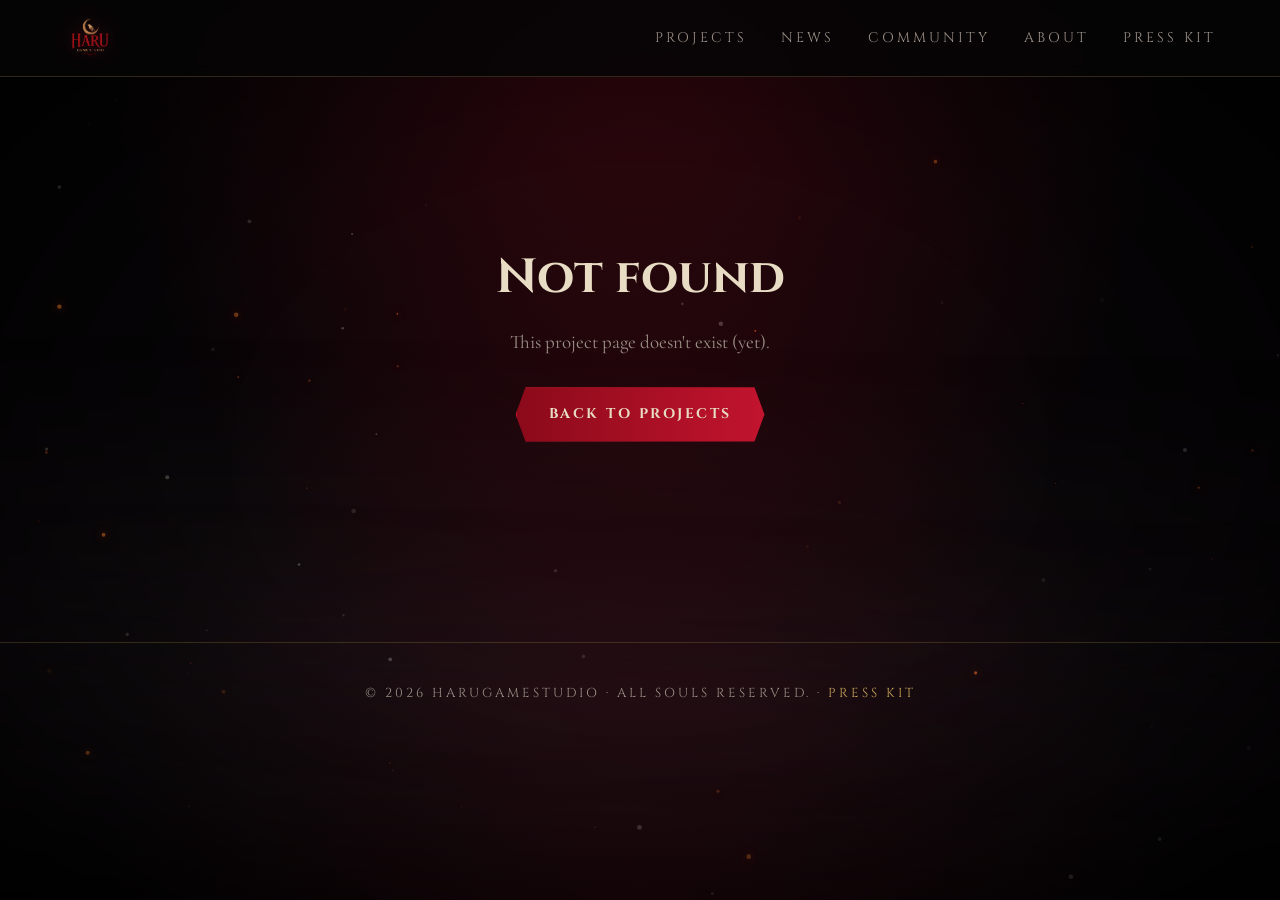
<file: game.html>
<!DOCTYPE html>
<html lang="en">
<head>
<meta charset="UTF-8">
<meta name="viewport" content="width=device-width, initial-scale=1.0">
<title>HaruGameStudio</title>
<meta name="description" content="Game by HARU Game Studio — dark indie horror.">
<meta name="theme-color" content="#070507">
<meta name="robots" content="index, follow">
<meta property="og:type" content="website">
<meta property="og:site_name" content="HaruGameStudio">
<meta property="og:title" content="Games by HaruGameStudio">
<meta property="og:description" content="Dark indie horror games by HARU Game Studio. Download, changelog and devlogs.">
<meta property="og:url" content="https://harugamestudio.github.io/game.html">
<meta property="og:image" content="https://harugamestudio.github.io/assets/og-image.jpg">
<meta property="og:image:width" content="1200">
<meta property="og:image:height" content="630">
<meta name="twitter:card" content="summary_large_image">
<meta name="twitter:site" content="@ruslanharu">
<meta name="twitter:title" content="Games by HaruGameStudio">
<meta name="twitter:description" content="Dark indie horror games by HARU Game Studio. Download, changelog and devlogs.">
<meta name="twitter:image" content="https://harugamestudio.github.io/assets/og-image.jpg">

<link rel="icon" href="assets/logo.png">
<link rel="preconnect" href="https://fonts.googleapis.com">
<link rel="preconnect" href="https://fonts.gstatic.com" crossorigin>
<link href="https://fonts.googleapis.com/css2?family=UnifrakturMaguntia&family=Cinzel:wght@500;700;900&family=Cormorant+Garamond:ital,wght@0,400;0,600;1,400&display=swap" rel="stylesheet">
<link rel="stylesheet" href="css/style.css">
</head>
<body class="game-page">

<main class="g-wrap" id="game"></main>


<script src="config.js"></script>
<script src="data/news.js"></script>
<script src="js/common.js"></script>
<script src="js/game.js"></script>
</body>
</html>
</file>
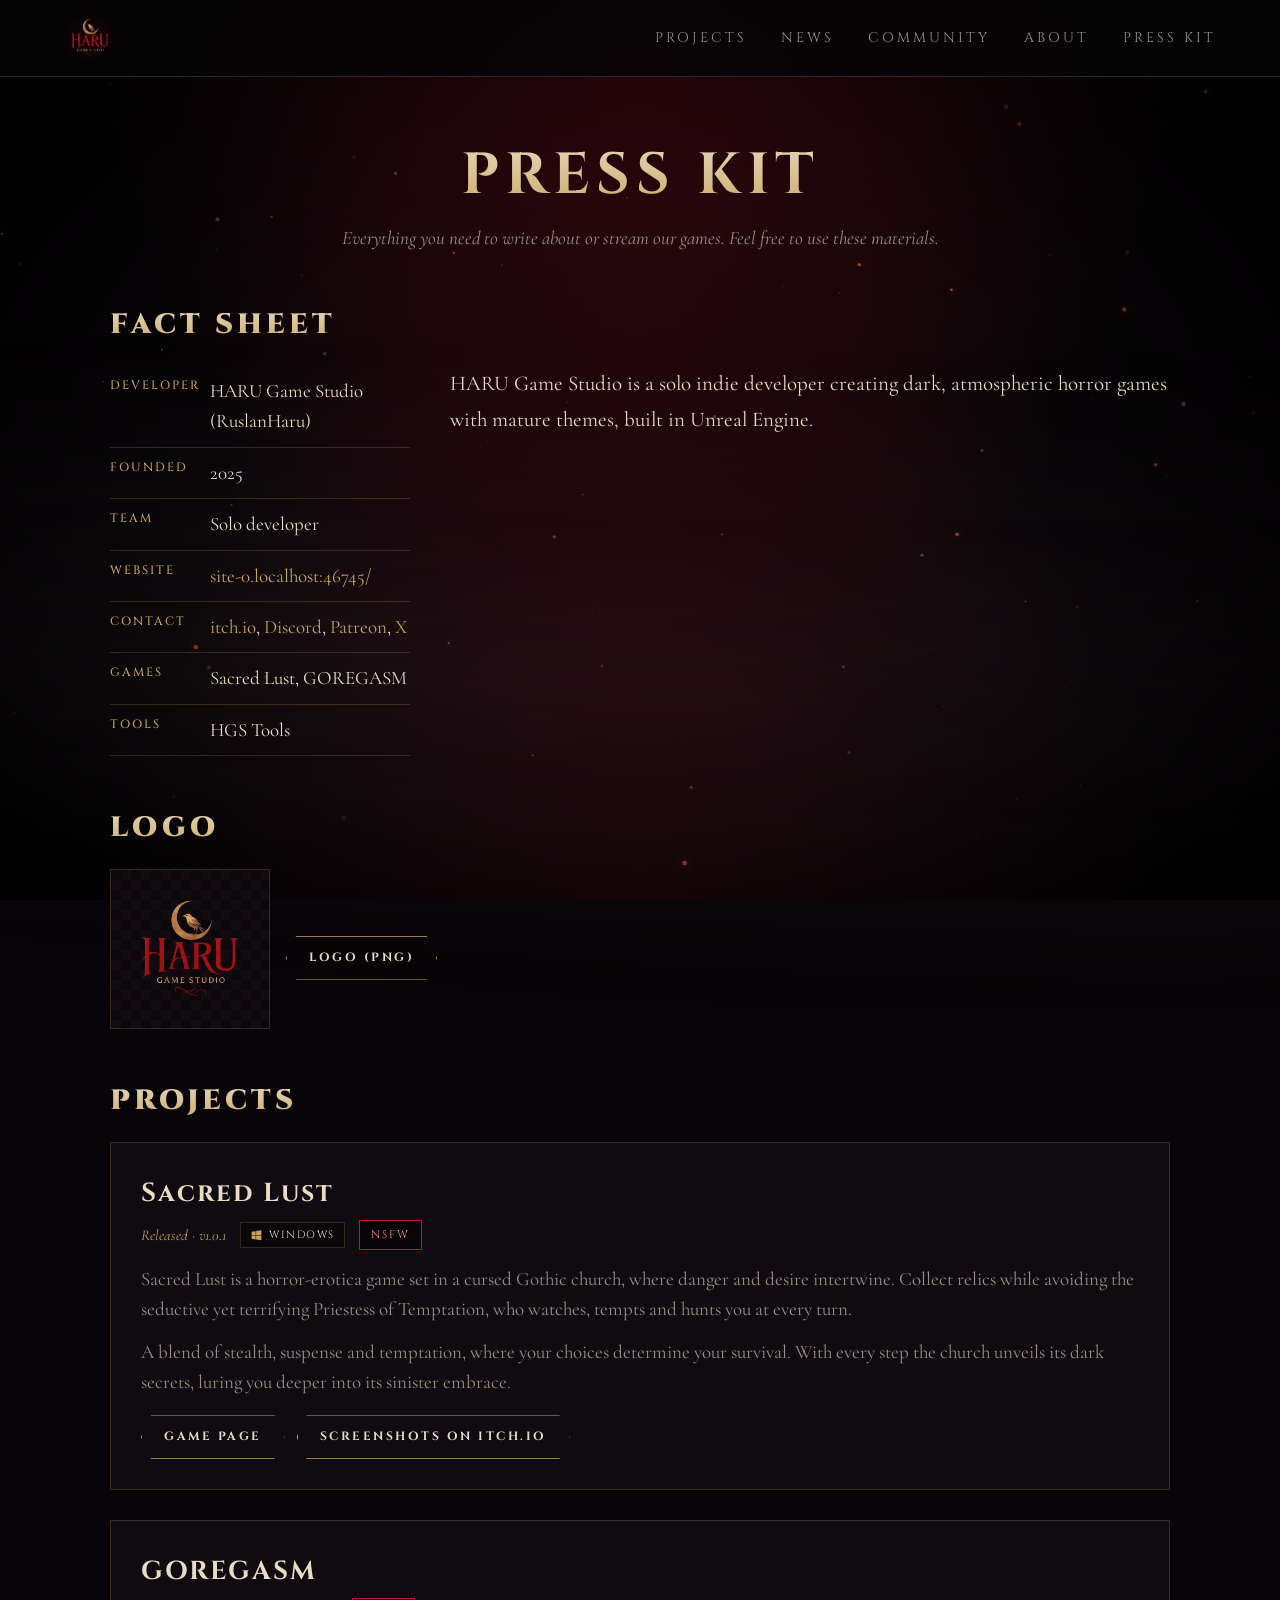
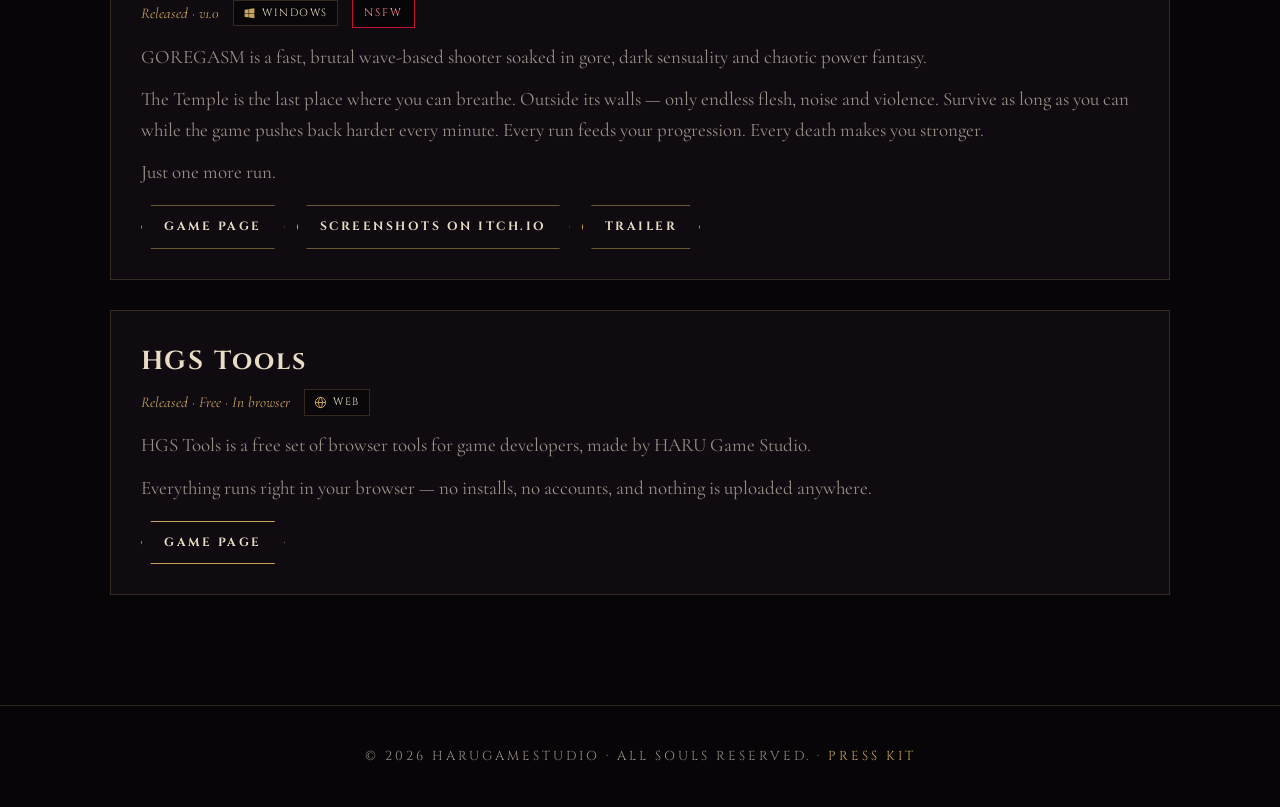
<file: presskit.html>
<!DOCTYPE html>
<html lang="en">
<head>
<meta charset="UTF-8">
<meta name="viewport" content="width=device-width, initial-scale=1.0">
<title>Press Kit — HaruGameStudio</title>
<meta name="description" content="Press kit of HARU Game Studio: fact sheet, logos, game descriptions and trailers.">
<link rel="canonical" href="https://harugamestudio.github.io/presskit.html">
<meta name="theme-color" content="#070507">
<meta name="robots" content="index, follow">
<meta property="og:type" content="website">
<meta property="og:site_name" content="HaruGameStudio">
<meta property="og:title" content="Press Kit — HaruGameStudio">
<meta property="og:description" content="Press kit of HARU Game Studio: fact sheet, logos, game descriptions and trailers.">
<meta property="og:url" content="https://harugamestudio.github.io/presskit.html">
<meta property="og:image" content="https://harugamestudio.github.io/assets/og-image.jpg">
<meta property="og:image:width" content="1200">
<meta property="og:image:height" content="630">
<meta name="twitter:card" content="summary_large_image">
<meta name="twitter:site" content="@ruslanharu">
<meta name="twitter:title" content="Press Kit — HaruGameStudio">
<meta name="twitter:description" content="Press kit of HARU Game Studio: fact sheet, logos, game descriptions and trailers.">
<meta name="twitter:image" content="https://harugamestudio.github.io/assets/og-image.jpg">

<link rel="icon" href="assets/logo.png">
<link rel="preconnect" href="https://fonts.googleapis.com">
<link rel="preconnect" href="https://fonts.gstatic.com" crossorigin>
<link href="https://fonts.googleapis.com/css2?family=UnifrakturMaguntia&family=Cinzel:wght@500;700;900&family=Cormorant+Garamond:ital,wght@0,400;0,600;1,400&display=swap" rel="stylesheet">
<link rel="stylesheet" href="css/style.css">
</head>
<body>

<main class="press" id="press"></main>

<script src="config.js"></script>
<script src="js/common.js"></script>
<script src="js/presskit.js"></script>
</body>
</html>
</file>
<file: css/style.css>
:root{
  --black:#070507;
  --ink:#0f0a0d;
  --stone:#17111a;
  --blood:#8b0a1a;
  --crimson:#c2142e;
  --ember:#ff4b2b;
  --gold:#c9a45c;
  --bone:#e8dcc4;
  --ash:#9a8f86;
  --line:rgba(201,164,92,.22);
}
*{box-sizing:border-box;margin:0;padding:0}
html{scroll-behavior:smooth}
body{
  background:var(--black);
  background-image:
    radial-gradient(ellipse at 50% -10%, rgba(139,10,26,.35), transparent 60%),
    radial-gradient(ellipse at 50% 120%, rgba(139,10,26,.2), transparent 60%);
  background-attachment:fixed;
  color:var(--bone);
  font-family:"Cormorant Garamond",Georgia,serif;
  font-size:19px;line-height:1.6;
  overflow-x:hidden;
}
a{color:inherit;text-decoration:none}
::selection{background:var(--crimson);color:#fff}
::-webkit-scrollbar{width:10px}
::-webkit-scrollbar-track{background:var(--black)}
::-webkit-scrollbar-thumb{background:var(--blood);border-radius:5px}

/* ---------- ATMOSPHERE ---------- */
#embers{position:fixed;inset:0;z-index:0;pointer-events:none}
.vignette{position:fixed;inset:0;pointer-events:none;z-index:1;
  background:radial-gradient(ellipse at center,transparent 45%,rgba(0,0,0,.85) 100%)}
.fog{position:fixed;left:-50%;width:200%;height:60vh;pointer-events:none;z-index:0;opacity:.25;
  background:radial-gradient(ellipse at 30% 50%,rgba(120,100,110,.35),transparent 55%),
             radial-gradient(ellipse at 70% 60%,rgba(90,70,80,.3),transparent 55%);
  filter:blur(30px)}
.fog1{bottom:-10vh;animation:drift 40s linear infinite}
.fog2{bottom:10vh;animation:drift 60s linear infinite reverse;opacity:.15}
@keyframes drift{from{transform:translateX(0)}to{transform:translateX(25%)}}

nav,header,section,footer,main{position:relative;z-index:2}

/* ---------- NAV ---------- */
nav{position:fixed;top:0;left:0;right:0;z-index:30;
  display:flex;align-items:center;justify-content:space-between;
  padding:18px 5vw;transition:.4s}
nav.solid{background:rgba(7,5,7,.85);backdrop-filter:blur(8px);border-bottom:1px solid var(--line);padding:12px 5vw}
.brand{display:flex;align-items:center;gap:12px;font-family:"UnifrakturMaguntia",serif;font-size:28px;color:var(--bone)}
.brand-logo{height:52px;width:auto;max-width:180px;object-fit:contain;filter:drop-shadow(0 0 10px rgba(194,20,46,.4))}
.links{display:flex;gap:34px;font-family:Cinzel,serif;font-size:14px;letter-spacing:3px;text-transform:uppercase}
.links a{position:relative;color:var(--ash);transition:.3s}
.links a::after{content:"";position:absolute;left:50%;bottom:-6px;width:0;height:1px;background:var(--crimson);transition:.3s}
.links a:hover{color:var(--bone)}
.links a:hover::after{left:0;width:100%}
.burger{display:none;background:none;border:0;cursor:pointer;padding:8px;flex-direction:column;gap:5px}
.burger span{display:block;width:26px;height:2px;background:var(--bone);transition:.3s}
@media(max-width:860px){
  .brand-logo{height:40px}
  .burger{display:flex}
  .links{position:absolute;top:100%;left:0;right:0;flex-direction:column;gap:0;align-items:center;
    background:#070507;border-bottom:1px solid var(--line);max-height:0;overflow:hidden;transition:max-height .4s}
  .links a{padding:16px;width:100%;text-align:center}
  nav.open .links{max-height:420px}
  nav.open{background:#070507;backdrop-filter:none}
  nav.open .burger span:nth-child(1){transform:translateY(7px) rotate(45deg)}
  nav.open .burger span:nth-child(2){opacity:0}
  nav.open .burger span:nth-child(3){transform:translateY(-7px) rotate(-45deg)}
}

/* ---------- HERO ---------- */
.hero{min-height:100vh;display:flex;flex-direction:column;align-items:center;justify-content:center;text-align:center;padding:120px 20px 80px}
.sigil{position:relative;margin-bottom:10px;animation:rise 1.4s ease both}
.sigil::before{content:"";position:absolute;inset:-30px;border-radius:50%;
  background:radial-gradient(circle,rgba(194,20,46,.45),transparent 65%);
  animation:pulse 4s ease-in-out infinite;z-index:-1}
.hero-logo{width:clamp(220px,34vw,400px);height:auto;max-height:55vh;object-fit:contain;filter:drop-shadow(0 0 25px rgba(194,20,46,.6))}
@keyframes pulse{0%,100%{transform:scale(.9);opacity:.6}50%{transform:scale(1.15);opacity:1}}

.title{position:relative;font-family:"UnifrakturMaguntia",serif;font-weight:400;
  font-size:clamp(52px,11vw,140px);line-height:1;color:var(--bone);
  text-shadow:0 0 30px rgba(194,20,46,.55),0 0 2px #fff;
  animation:rise 1.4s .2s ease both, flicker 6s 2s infinite}
.title::before,.title::after{content:attr(data-text);position:absolute;inset:0;opacity:0}
.title::before{color:var(--crimson);animation:glitch 7s 3s infinite}
.title::after{color:var(--gold);animation:glitch 7s 3.1s infinite reverse}
@keyframes glitch{
  0%,92%,100%{opacity:0;transform:none;clip-path:none}
  93%{opacity:.8;transform:translate(-4px,1px);clip-path:inset(20% 0 55% 0)}
  95%{opacity:.8;transform:translate(4px,-2px);clip-path:inset(60% 0 10% 0)}
  97%{opacity:.6;transform:translate(-2px,0);clip-path:inset(40% 0 35% 0)}
}
@keyframes flicker{0%,100%{opacity:1}3%{opacity:.75}4%{opacity:1}42%{opacity:1}43%{opacity:.85}44%{opacity:1}}
@keyframes rise{from{opacity:0;transform:translateY(30px);filter:blur(6px)}to{opacity:1;transform:none;filter:none}}

.ornament{display:flex;align-items:center;justify-content:center;gap:16px;color:var(--gold);margin:18px auto;font-size:20px}
.ornament span{width:120px;height:1px;background:linear-gradient(90deg,transparent,var(--gold),transparent)}
.hero .ornament{animation:rise 1.4s .4s ease both}
.tagline{font-style:italic;font-size:clamp(19px,2.4vw,25px);color:var(--ash);max-width:620px;margin-bottom:38px;animation:rise 1.4s .6s ease both}
.hero-btn{animation:rise 1.4s .8s ease both}
.scroll-hint{position:absolute;bottom:30px;color:var(--gold);font-size:22px;animation:bob 2s ease-in-out infinite}
@keyframes bob{0%,100%{transform:translateY(0);opacity:.4}50%{transform:translateY(10px);opacity:1}}

/* ---------- BUTTONS ---------- */
.btn{display:inline-flex;align-items:center;justify-content:center;gap:10px;
  font-family:Cinzel,serif;font-weight:700;font-size:14px;letter-spacing:2.5px;text-transform:uppercase;
  padding:15px 32px;border:1px solid var(--gold);color:var(--bone);background:transparent;cursor:pointer;
  position:relative;overflow:hidden;transition:.35s;
  clip-path:polygon(10px 0,calc(100% - 10px) 0,100% 50%,calc(100% - 10px) 100%,10px 100%,0 50%)}
.btn::before{content:"";position:absolute;inset:0;background:linear-gradient(90deg,var(--blood),var(--crimson));
  transform:scaleX(0);transform-origin:left;transition:.4s;z-index:-1}
.btn:hover::before{transform:scaleX(1)}
.btn:hover{border-color:var(--crimson);box-shadow:0 0 25px rgba(194,20,46,.5);color:#fff}
.btn-blood{background:linear-gradient(90deg,var(--blood),var(--crimson));border-color:var(--crimson)}
.btn-blood::before{background:linear-gradient(90deg,var(--crimson),var(--ember))}

/* ---------- SECTIONS ---------- */
section{padding:110px 5vw;text-align:center}
h2{font-family:Cinzel,serif;font-weight:900;font-size:clamp(30px,5vw,52px);letter-spacing:6px;text-transform:uppercase;
  background:linear-gradient(180deg,var(--bone),var(--gold));-webkit-background-clip:text;background-clip:text;color:transparent}

.reveal{opacity:0;transform:translateY(40px);transition:1s cubic-bezier(.2,.7,.2,1)}
.reveal.in{opacity:1;transform:none}

/* ---------- TILES ---------- */
.tiles{display:flex;flex-wrap:wrap;justify-content:center;gap:30px;max-width:1250px;margin:50px auto 0}
.tile{position:relative;aspect-ratio:3/4;flex:1 1 300px;max-width:390px;overflow:hidden;cursor:default;
  border:1px solid var(--line);background:var(--stone);
  transform-style:preserve-3d;transition:transform .25s ease, box-shadow .4s, border-color .4s}
.tile:hover{border-color:var(--crimson);box-shadow:0 0 40px rgba(194,20,46,.35),0 30px 60px rgba(0,0,0,.7)}
.tile .cover{position:absolute;inset:0;width:100%;height:100%;object-fit:cover;transition:transform 1s ease,filter .6s;
  filter:grayscale(.35) brightness(.75) contrast(1.1)}
.tile:hover .cover{transform:scale(1.08);filter:grayscale(0) brightness(.55)}
.placeholder{position:absolute;inset:0;display:flex;align-items:center;justify-content:center;
  font-family:"UnifrakturMaguntia",serif;font-size:140px;color:rgba(201,164,92,.12);
  background:radial-gradient(circle at 50% 40%,#2a0d14,#0b070a 70%)}
.tile::before{content:"";position:absolute;inset:12px;border:1px solid rgba(201,164,92,.25);z-index:2;pointer-events:none;transition:.4s}
.tile:hover::before{inset:8px;border-color:rgba(201,164,92,.6)}
.tile::after{content:"";position:absolute;inset:0;z-index:1;
  background:linear-gradient(180deg,rgba(7,5,7,0) 30%,rgba(7,5,7,.85) 65%,var(--black) 100%)}

.badges{position:absolute;top:24px;left:24px;right:24px;display:flex;justify-content:space-between;z-index:3}
.badge{font-family:Cinzel,serif;font-size:11px;letter-spacing:2px;text-transform:uppercase;padding:5px 11px;
  background:rgba(7,5,7,.75);border:1px solid var(--line);color:var(--gold)}
.badge-group{display:flex;gap:6px}
.badge.type{color:var(--bone);border-color:rgba(232,220,196,.3)}
.filters{display:flex;gap:12px;justify-content:center;flex-wrap:wrap;margin-top:34px}
.chip{font-family:Cinzel,serif;font-size:13px;letter-spacing:3px;text-transform:uppercase;padding:9px 22px;cursor:pointer;
  background:transparent;color:var(--ash);border:1px solid var(--line);transition:.3s}
.chip:hover{color:var(--bone);border-color:var(--gold)}
.chip.on{color:#fff;border-color:var(--crimson);background:rgba(139,10,26,.35);box-shadow:0 0 18px rgba(194,20,46,.3)}
.tile.hidden{display:none}
.badge.age{border-color:var(--crimson);color:#ff8a9a}

.tile-info{position:absolute;left:0;right:0;bottom:0;z-index:3;padding:28px;text-align:left;
  transform:translateY(calc(100% - 118px));transition:transform .6s cubic-bezier(.2,.7,.2,1)}
.tile:hover .tile-info,.tile:focus-within .tile-info{transform:none}
.tile h3{font-family:Cinzel,serif;font-weight:900;font-size:28px;letter-spacing:2px;line-height:1.15;color:var(--bone);
  text-shadow:0 2px 10px #000}
.meta{display:flex;align-items:center;justify-content:space-between;gap:10px;margin:4px 0 14px;min-height:28px}
.ver{font-size:15px;color:var(--gold);font-style:italic}
.plats{display:flex;gap:6px}
.plat{display:inline-flex;align-items:center;gap:6px;padding:4px 9px;border:1px solid var(--line);background:rgba(7,5,7,.6);
  color:var(--bone);font-family:Cinzel,serif;font-size:10.5px;letter-spacing:1.5px;text-transform:uppercase}
.plat svg{width:13px;height:13px;color:var(--gold)}
.plat em{font-style:normal}
.dl .btn svg{width:18px;height:18px}
.mgroup{margin-bottom:18px;text-align:left}
.mgroup:last-child{margin-bottom:0}
.mgroup h4{display:flex;align-items:center;gap:10px;font-family:Cinzel,serif;font-size:13px;letter-spacing:3px;text-transform:uppercase;
  color:var(--gold);margin-bottom:10px;padding-bottom:8px;border-bottom:1px solid var(--line)}
.mgroup h4 svg{width:16px;height:16px}
.desc{color:var(--ash);font-size:18px;margin-bottom:14px}
.tags{display:flex;gap:8px;flex-wrap:wrap;margin-bottom:18px}
.tag{font-family:Cinzel,serif;font-size:11px;letter-spacing:1.5px;text-transform:uppercase;color:var(--ash);
  border-bottom:1px solid var(--blood);padding-bottom:2px}
.dl{display:flex;gap:10px}
.dl .btn{flex:1;padding:13px 14px;font-size:13px}
.dl .btn-blood{flex:1.6}
.tile.has-page{cursor:pointer}
.btn-icon{height:56px;padding:0!important}
.btn-icon svg{width:28px;height:28px;transition:transform .3s;filter:drop-shadow(0 0 4px rgba(0,0,0,.5))}
.btn-icon:hover svg{transform:scale(1.18)}
.tile-info>*:not(h3):not(.meta){opacity:0;transition:opacity .4s .15s}
.tile:hover .tile-info>*,.tile:focus-within .tile-info>*{opacity:1}

/* locked (unavailable) project */
.tile.locked{cursor:not-allowed;border-color:rgba(201,164,92,.1)}
.tile.locked .cover{filter:grayscale(1) brightness(.25)!important;transform:none!important}
.tile.locked .placeholder{opacity:.35}
.tile.locked:hover{box-shadow:none;border-color:rgba(201,164,92,.1)}
.tile.locked:hover::before{inset:12px;border-color:rgba(201,164,92,.12)}
.tile.locked .tile-info{transform:translateY(calc(100% - 118px))!important;opacity:.45}
.tile.locked .tile-info>*:not(h3):not(.meta){opacity:0!important;visibility:hidden}
.tile.locked .badges{opacity:.4}
.tile.locked .btn{pointer-events:none}
.lock{position:absolute;inset:0;z-index:4;display:flex;flex-direction:column;align-items:center;justify-content:center;gap:10px;
  font-family:Cinzel,serif;font-size:15px;letter-spacing:5px;text-transform:uppercase;color:var(--ash);
  background:rgba(7,5,7,.45);pointer-events:none}
.lock span{font-size:34px;color:var(--blood);text-shadow:0 0 18px rgba(194,20,46,.5);animation:pulse 4s ease-in-out infinite}

@media(hover:none){
  .tile{aspect-ratio:auto;min-height:520px}
  .tile-info{transform:none}
  .tile-info>*:not(h3):not(.meta){opacity:1}
}

/* ---------- ABOUT ---------- */
.about-box{max-width:820px;margin:0 auto;padding:60px 40px;border:1px solid var(--line);position:relative;
  background:linear-gradient(180deg,rgba(23,17,26,.7),rgba(7,5,7,.7))}
.about-box::before,.about-box::after{content:"✠";position:absolute;color:var(--gold);font-size:22px;background:var(--black);padding:0 12px}
.about-box::before{top:-16px;left:50%;transform:translateX(-50%)}
.about-box::after{bottom:-16px;left:50%;transform:translateX(-50%)}
#aboutText p{color:var(--ash);font-size:21px;margin-top:16px}
#aboutText p:first-child::first-letter{font-family:Cinzel,serif;font-weight:900;font-size:58px;float:left;line-height:.85;margin:8px 12px 0 0;color:var(--crimson);text-shadow:0 0 18px rgba(194,20,46,.45)}
#aboutText{text-align:left}

/* ---------- CONTACTS ---------- */
.socials{display:flex;gap:16px;justify-content:center;flex-wrap:wrap;margin-top:40px}

footer{text-align:center;padding:40px 20px;border-top:1px solid var(--line);
  font-family:Cinzel,serif;font-size:13px;letter-spacing:3px;color:var(--ash);text-transform:uppercase}

/* ---------- MODAL ---------- */
.modal{position:fixed;inset:0;z-index:50;display:flex;align-items:center;justify-content:center;padding:20px;
  background:rgba(0,0,0,.8);backdrop-filter:blur(6px);opacity:0;pointer-events:none;transition:.35s}
.modal.open{opacity:1;pointer-events:auto}
.modal-box{width:100%;max-width:460px;padding:40px 34px;position:relative;text-align:center;
  background:linear-gradient(180deg,#1a1016,#0b070a);border:1px solid var(--gold);
  box-shadow:0 0 60px rgba(139,10,26,.5);transform:scale(.9) translateY(20px);transition:.4s cubic-bezier(.2,.7,.2,1)}
.modal.open .modal-box{transform:none}
.modal-box h3{font-family:Cinzel,serif;font-size:24px;letter-spacing:3px;color:var(--bone)}
#mSub{color:var(--gold);font-style:italic;margin:4px 0 26px}
.mirror{display:flex;justify-content:space-between;align-items:center;padding:15px 20px;margin-bottom:12px;
  border:1px solid var(--line);font-family:Cinzel,serif;letter-spacing:2px;font-size:15px;transition:.3s;background:rgba(0,0,0,.3)}
.mirror:hover{border-color:var(--crimson);background:rgba(139,10,26,.25);padding-left:28px}
.mirror span{color:var(--crimson);transition:.3s}
.mirror:hover span{transform:translateX(4px)}
.close{position:absolute;top:10px;right:16px;background:none;border:0;color:var(--ash);font-size:32px;cursor:pointer;transition:.3s}
.close:hover{color:var(--crimson);transform:rotate(90deg)}

@media(prefers-reduced-motion:reduce){*{animation:none!important;transition:none!important}.reveal{opacity:1;transform:none}}

footer a{color:var(--gold)}
footer a:hover{color:var(--bone)}

/* ---------- NEWS ---------- */
.news-list{max-width:1250px;margin:50px auto 0;text-align:left}
.news-grid{display:grid;grid-template-columns:repeat(auto-fill,minmax(320px,1fr));gap:24px}
.news-group+.news-group{margin-top:46px}
.news-group-head{display:flex;align-items:baseline;justify-content:space-between;gap:16px;margin-bottom:18px;padding-bottom:10px;border-bottom:1px solid var(--line)}
.news-group-head h3{font-family:Cinzel,serif;font-size:18px;letter-spacing:4px;text-transform:uppercase;color:var(--gold)}
.news-group-patreon .news-group-head h3{color:#ff6b73}
.news-group-head a{font-family:Cinzel,serif;font-size:12px;letter-spacing:2px;text-transform:uppercase;color:var(--ash);transition:.3s}
.news-group-head a:hover{color:var(--crimson)}
.news-card{display:flex;flex-direction:column;border:1px solid var(--line);background:rgba(23,17,26,.6);transition:.35s;overflow:hidden}
.news-card:hover{border-color:var(--crimson);transform:translateY(-4px);box-shadow:0 12px 40px rgba(139,10,26,.35)}
.news-img{aspect-ratio:350/196;background:radial-gradient(circle,#2a0d14,#0b070a);overflow:hidden}
.news-img img{width:100%;height:100%;object-fit:cover;filter:grayscale(.3) brightness(.85);transition:.6s}
.news-card:hover .news-img img{filter:none;transform:scale(1.05)}
.news-body{padding:18px 20px 22px}
.news-meta{display:flex;justify-content:space-between;font-family:Cinzel,serif;font-size:11px;letter-spacing:2px;text-transform:uppercase;color:var(--gold);margin-bottom:8px}
.news-meta time{color:var(--ash)}
.news-card h4{font-family:Cinzel,serif;font-size:18px;line-height:1.3;color:var(--bone);margin-bottom:8px}
.news-card p{color:var(--ash);font-size:16px;line-height:1.5}
.empty{color:var(--ash);font-style:italic;grid-column:1/-1;text-align:center}
.empty a{color:var(--gold)}

/* ---------- COMMUNITY ---------- */
.community{display:grid;grid-template-columns:1fr 1fr;gap:30px;max-width:1100px;margin:50px auto 0;text-align:left}
@media(max-width:850px){.community{grid-template-columns:1fr}}
.panel{border:1px solid var(--line);padding:40px 36px;background:linear-gradient(180deg,rgba(23,17,26,.75),rgba(7,5,7,.75));position:relative;display:flex;flex-direction:column}
.panel::before{content:"";position:absolute;inset:8px;border:1px solid rgba(201,164,92,.12);pointer-events:none}
.panel h3{font-family:Cinzel,serif;font-size:26px;letter-spacing:3px;text-transform:uppercase;color:var(--bone);margin-bottom:10px}
.panel>p{color:var(--ash);margin-bottom:18px}
.perks{list-style:none;margin-bottom:26px;flex:1}
.perks li{padding:8px 0 8px 30px;position:relative;border-bottom:1px solid rgba(201,164,92,.1)}
.perks li::before{content:"✠";position:absolute;left:0;color:var(--crimson)}
.support-btns{display:flex;gap:12px;flex-wrap:wrap}
.support-btns .btn{flex:1}
.dc-head{display:flex;gap:18px;align-items:center;margin-bottom:26px}
.dc-icon{width:72px;height:72px;flex:none;border-radius:50%;border:1px solid var(--gold);display:flex;align-items:center;justify-content:center;font-size:30px;color:var(--crimson);overflow:hidden;box-shadow:0 0 25px rgba(194,20,46,.35)}
.dc-icon img{width:100%;height:100%;object-fit:cover}
.dc-sub{color:var(--ash);font-size:17px}
.dc-stats{display:grid;grid-template-columns:1fr 1fr;gap:14px;margin-bottom:26px;flex:1;align-content:start}
.dc-stats div{border:1px solid var(--line);padding:18px;text-align:center;background:rgba(0,0,0,.3)}
.dc-stats b{display:block;font-family:Cinzel,serif;font-size:36px;color:var(--bone)}
.dc-stats span{font-family:Cinzel,serif;font-size:12px;letter-spacing:2px;text-transform:uppercase;color:var(--ash);display:inline-flex;align-items:center;gap:6px}
.dot{width:8px;height:8px;border-radius:50%;background:#3ba55d;box-shadow:0 0 8px #3ba55d;animation:pulse 2s infinite}
#discord .btn{width:100%}

/* ---------- GAME PAGE ---------- */
.g-wrap{max-width:1150px;margin:0 auto;padding:120px 20px 80px}
.g-banner{text-align:center;margin-bottom:34px}
.g-banner img{max-width:100%;max-height:300px;object-fit:contain;filter:drop-shadow(0 0 30px rgba(194,20,46,.45))}
.g-banner h1{font-family:Cinzel,serif;font-weight:900;font-size:clamp(40px,8vw,86px);letter-spacing:6px;text-transform:uppercase;
  background:linear-gradient(180deg,var(--bone),var(--gold));-webkit-background-clip:text;background-clip:text;color:transparent}
.g-col{display:grid;grid-template-columns:1fr 310px;gap:44px;padding:44px;position:relative;border:1px solid var(--line);
  background:linear-gradient(180deg,rgba(23,17,26,.8),rgba(7,5,7,.85))}
.g-col::before{content:"";position:absolute;inset:8px;border:1px solid rgba(201,164,92,.12);pointer-events:none}
@media(max-width:900px){.g-col{grid-template-columns:1fr;padding:26px}.g-side{order:-1}}
.g-main h2{font-size:24px;letter-spacing:4px;text-align:left;margin:40px 0 16px;padding-bottom:10px;border-bottom:1px solid var(--line)}
.g-main h2:first-of-type{margin-top:6px}
.g-main p{font-size:20px;line-height:1.7;margin-bottom:14px;color:var(--bone)}
.g-warning{border:1px solid var(--crimson);color:#ff8a9a;padding:12px 18px;margin-bottom:26px;font-style:italic;background:rgba(139,10,26,.15)}
.g-video{position:relative;padding-bottom:56.25%;margin-bottom:10px;border:1px solid var(--line)}
.g-video iframe{position:absolute;inset:0;width:100%;height:100%;border:0}
.g-features{list-style:none}
.g-features li{padding:14px 0 14px 32px;border-bottom:1px solid rgba(201,164,92,.12);position:relative;display:flex;flex-direction:column;gap:2px}
.g-features li::before{content:"✠";position:absolute;left:0;top:15px;color:var(--crimson)}
.g-features b{font-family:Cinzel,serif;font-size:16px;letter-spacing:1.5px;color:var(--gold)}
.g-features span{color:var(--ash);font-size:18px}
.g-shots{display:grid;grid-template-columns:repeat(auto-fill,minmax(200px,1fr));gap:10px}
.g-shot{border:1px solid var(--line);padding:0;background:#000;cursor:zoom-in;aspect-ratio:16/9;overflow:hidden;transition:.3s}
.g-shot:hover{border-color:var(--crimson);box-shadow:0 0 20px rgba(194,20,46,.4)}
.g-shot img{width:100%;height:100%;object-fit:cover;transition:.5s;display:block;filter:grayscale(.25) brightness(.85)}
.g-shot:hover img{transform:scale(1.06);filter:none}
.g-changelog{list-style:none;border-left:1px solid var(--gold);padding-left:26px;margin-left:6px}
.g-changelog li{position:relative;padding:4px 0 18px}
.g-changelog li::before{content:"";position:absolute;left:-32px;top:12px;width:11px;height:11px;transform:rotate(45deg);background:var(--black);border:1px solid var(--crimson);box-shadow:0 0 10px rgba(194,20,46,.6)}
.cl-head{display:flex;gap:14px;align-items:baseline}
.cl-head b{font-family:Cinzel,serif;color:var(--bone);font-size:19px;letter-spacing:1px}
.cl-head time{font-size:15px;color:var(--gold);font-style:italic}
.g-changelog p{margin:2px 0 0;font-size:18px;color:var(--ash)}
.g-devlogs a{display:flex;gap:16px;padding:12px 0;border-bottom:1px solid rgba(201,164,92,.12);color:var(--bone);transition:.3s}
.g-devlogs a:hover{color:#fff;padding-left:8px;border-color:var(--crimson)}
.g-devlogs time{flex:none;width:110px;color:var(--gold);font-style:italic;font-size:16px}
.g-side{display:flex;flex-direction:column;gap:18px}
.g-btn{width:100%;font-size:15px;padding:17px}
.g-btn svg{width:20px;height:20px}
.g-side .plats{flex-wrap:wrap}
.g-side h3{font-family:Cinzel,serif;font-size:14px;letter-spacing:3px;text-transform:uppercase;color:var(--gold);margin-top:6px}
.g-info{width:100%;border-collapse:collapse;font-size:17px}
.g-info th{text-align:left;font-family:Cinzel,serif;font-weight:500;font-size:11px;letter-spacing:2px;text-transform:uppercase;color:var(--gold);padding:9px 12px 9px 0;vertical-align:top;white-space:nowrap}
.g-info td{padding:8px 0;color:var(--bone)}
.g-info tr{border-bottom:1px solid rgba(201,164,92,.12)}
.g-links{display:flex;flex-direction:column;gap:10px}
.g-links a{font-family:Cinzel,serif;font-size:13px;letter-spacing:2px;text-transform:uppercase;color:var(--ash);transition:.3s}
.g-links a:hover{color:var(--crimson)}
.g-missing{text-align:center;padding:120px 20px}
.g-missing h1{font-family:Cinzel,serif;font-size:48px;margin-bottom:10px}
.g-missing p{color:var(--ash);margin-bottom:30px}

/* ---------- LIGHTBOX ---------- */
.lightbox{position:fixed;inset:0;z-index:60;background:rgba(0,0,0,.92);display:flex;align-items:center;justify-content:center;opacity:0;pointer-events:none;transition:.3s}
.lightbox.open{opacity:1;pointer-events:auto}
.lightbox img{max-width:90vw;max-height:88vh;box-shadow:0 0 60px rgba(0,0,0,.9)}
.lightbox button{position:absolute;background:none;border:0;color:#fff;font-size:54px;cursor:pointer;opacity:.6;transition:.2s;padding:10px 20px}
.lightbox button:hover{opacity:1}
.lb-close{top:10px;right:20px}
.lb-prev{left:10px}.lb-next{right:10px}

/* ---------- PRESS KIT ---------- */
.press{max-width:1100px;margin:0 auto;padding:130px 20px 80px;text-align:left}
.press h1{font-family:Cinzel,serif;font-size:clamp(34px,6vw,58px);letter-spacing:6px;text-align:center;text-transform:uppercase;
  background:linear-gradient(180deg,var(--bone),var(--gold));-webkit-background-clip:text;background-clip:text;color:transparent}
.press .lead{text-align:center;color:var(--ash);font-style:italic;margin-bottom:40px}
.press h2{font-size:28px;letter-spacing:4px;text-align:left;margin:50px 0 18px}
.fact{display:grid;grid-template-columns:300px 1fr;gap:40px}
@media(max-width:800px){.fact{grid-template-columns:1fr}}
.fact table{width:100%;border-collapse:collapse}
.fact th{text-align:left;font-family:Cinzel,serif;font-size:12px;letter-spacing:2px;text-transform:uppercase;color:var(--gold);padding:10px 10px 10px 0;vertical-align:top;font-weight:500}
.fact td{padding:10px 0;color:var(--bone)}
.fact td a{color:var(--gold)}
.fact tr{border-bottom:1px solid var(--line)}
.press-game{border:1px solid var(--line);padding:30px;margin-bottom:30px;background:rgba(23,17,26,.55)}
.press-game h3{font-family:Cinzel,serif;font-size:26px;letter-spacing:2px;margin-bottom:6px}
.press-game .meta{justify-content:flex-start;gap:14px;flex-wrap:wrap}
.press-game p{color:var(--ash);margin-bottom:12px}
.press-shots{display:grid;grid-template-columns:repeat(auto-fill,minmax(160px,1fr));gap:8px;margin-top:16px}
.press-shots a{aspect-ratio:16/9;overflow:hidden;border:1px solid var(--line)}
.press-shots img{width:100%;height:100%;object-fit:cover;transition:.3s}
.press-shots a:hover img{transform:scale(1.06)}
.press-links{display:flex;gap:12px;flex-wrap:wrap;margin-top:18px}
.press-links .btn{padding:11px 22px;font-size:12px}
.logo-dl{display:flex;gap:16px;flex-wrap:wrap;align-items:center}
.logo-dl .logo-prev{width:160px;height:160px;border:1px solid var(--line);display:flex;align-items:center;justify-content:center;background:repeating-conic-gradient(#120c10 0 25%,#0b070a 0 50%) 0 0/20px 20px}
.logo-dl .logo-prev img{max-width:85%;max-height:85%}

/* ---------- 404 ---------- */
.lost{min-height:100vh;display:flex;flex-direction:column;align-items:center;justify-content:center;text-align:center;padding:20px}
.lost .code{font-family:"UnifrakturMaguntia",serif;font-size:clamp(120px,25vw,260px);line-height:1;color:var(--crimson);text-shadow:0 0 40px rgba(194,20,46,.6);animation:flicker 5s infinite}
.lost h1{font-family:Cinzel,serif;font-size:clamp(24px,4vw,40px);letter-spacing:6px;text-transform:uppercase;margin:10px 0}
.lost p{color:var(--ash);font-style:italic;margin-bottom:34px}
.fact-desc{font-size:21px;color:var(--bone);line-height:1.7}
.news-meta .new{margin-left:8px;padding:1px 7px;background:var(--crimson);color:#fff;font-weight:700;letter-spacing:1.5px;animation:pulse 2.5s infinite}

/* news without images */
.news-card{position:relative;padding-top:6px}
.news-card::before{content:"";position:absolute;left:0;right:0;top:0;height:3px;background:linear-gradient(90deg,var(--blood),var(--crimson),transparent)}
.news-body{padding:22px 24px 26px}
/* screenshots notice on game page */
.g-gallery-note{display:flex;align-items:center;gap:20px;padding:22px 24px;border:1px solid var(--line);background:rgba(0,0,0,.35);transition:.3s}
.g-gallery-note:hover{border-color:var(--crimson);box-shadow:0 0 25px rgba(194,20,46,.3)}
.gn-icon{font-size:30px;color:var(--crimson);text-shadow:0 0 15px rgba(194,20,46,.5)}
.g-gallery-note b{display:block;font-family:Cinzel,serif;font-size:16px;letter-spacing:2px;color:var(--bone);margin-bottom:4px}
.g-gallery-note em{color:var(--ash);font-size:17px}
.gn-arrow{margin-left:auto;color:var(--crimson);font-size:20px;transition:.3s}
.g-gallery-note:hover .gn-arrow{transform:translateX(5px)}

/* Patreon news card */
.news-patreon::before{background:linear-gradient(90deg,#ff424d,#c2142e,transparent)}
.news-patreon .news-meta{align-items:center;gap:8px}
.news-patreon .news-meta time{margin-left:auto}
.patreon-tag{display:inline-flex;align-items:center;gap:7px;padding:3px 10px;background:rgba(255,66,77,.12);border:1px solid rgba(255,66,77,.55);color:#ff6b73!important;letter-spacing:2px}
.patreon-tag svg{width:12px;height:12px}
.patreon-tag i{font-style:normal;font-size:10px;padding:0 5px;border-left:1px solid rgba(255,66,77,.5);margin-left:2px}
.news-patreon .new{margin-left:0}
.news-patreon h4{margin-bottom:0}

/* console command in download popup */
.cmd-label{font-family:Cinzel,serif;font-size:11px;letter-spacing:2px;text-transform:uppercase;color:var(--ash);margin:2px 0 8px}
.cmd{display:flex;align-items:center;gap:10px;margin-bottom:10px;padding:10px 10px 10px 14px;background:#050305;border:1px solid var(--line);border-left:2px solid var(--crimson)}
.cmd-prompt{color:var(--crimson);font-family:ui-monospace,SFMono-Regular,Menlo,Consolas,monospace;font-size:14px;user-select:none}
.cmd code{flex:1;min-width:0;overflow-x:auto;white-space:nowrap;font-family:ui-monospace,SFMono-Regular,Menlo,Consolas,"DejaVu Sans Mono",monospace;font-size:13px;color:var(--bone);scrollbar-width:thin;padding-bottom:2px}
.cmd-copy{flex:none;font-family:Cinzel,serif;font-size:11px;letter-spacing:1.5px;text-transform:uppercase;padding:7px 12px;cursor:pointer;
  background:transparent;color:var(--gold);border:1px solid var(--line);transition:.25s}
.cmd-copy:hover{border-color:var(--crimson);color:#fff;background:rgba(139,10,26,.35)}
.cmd-copy.done{border-color:#3ba55d;color:#7ee2a0}
.mirror .m-name{display:inline-flex;align-items:center;gap:10px;color:var(--bone)}
.mirror .m-name svg{width:18px;height:18px}
.modal-box{max-width:520px;max-height:90vh;overflow-y:auto}
</file>
